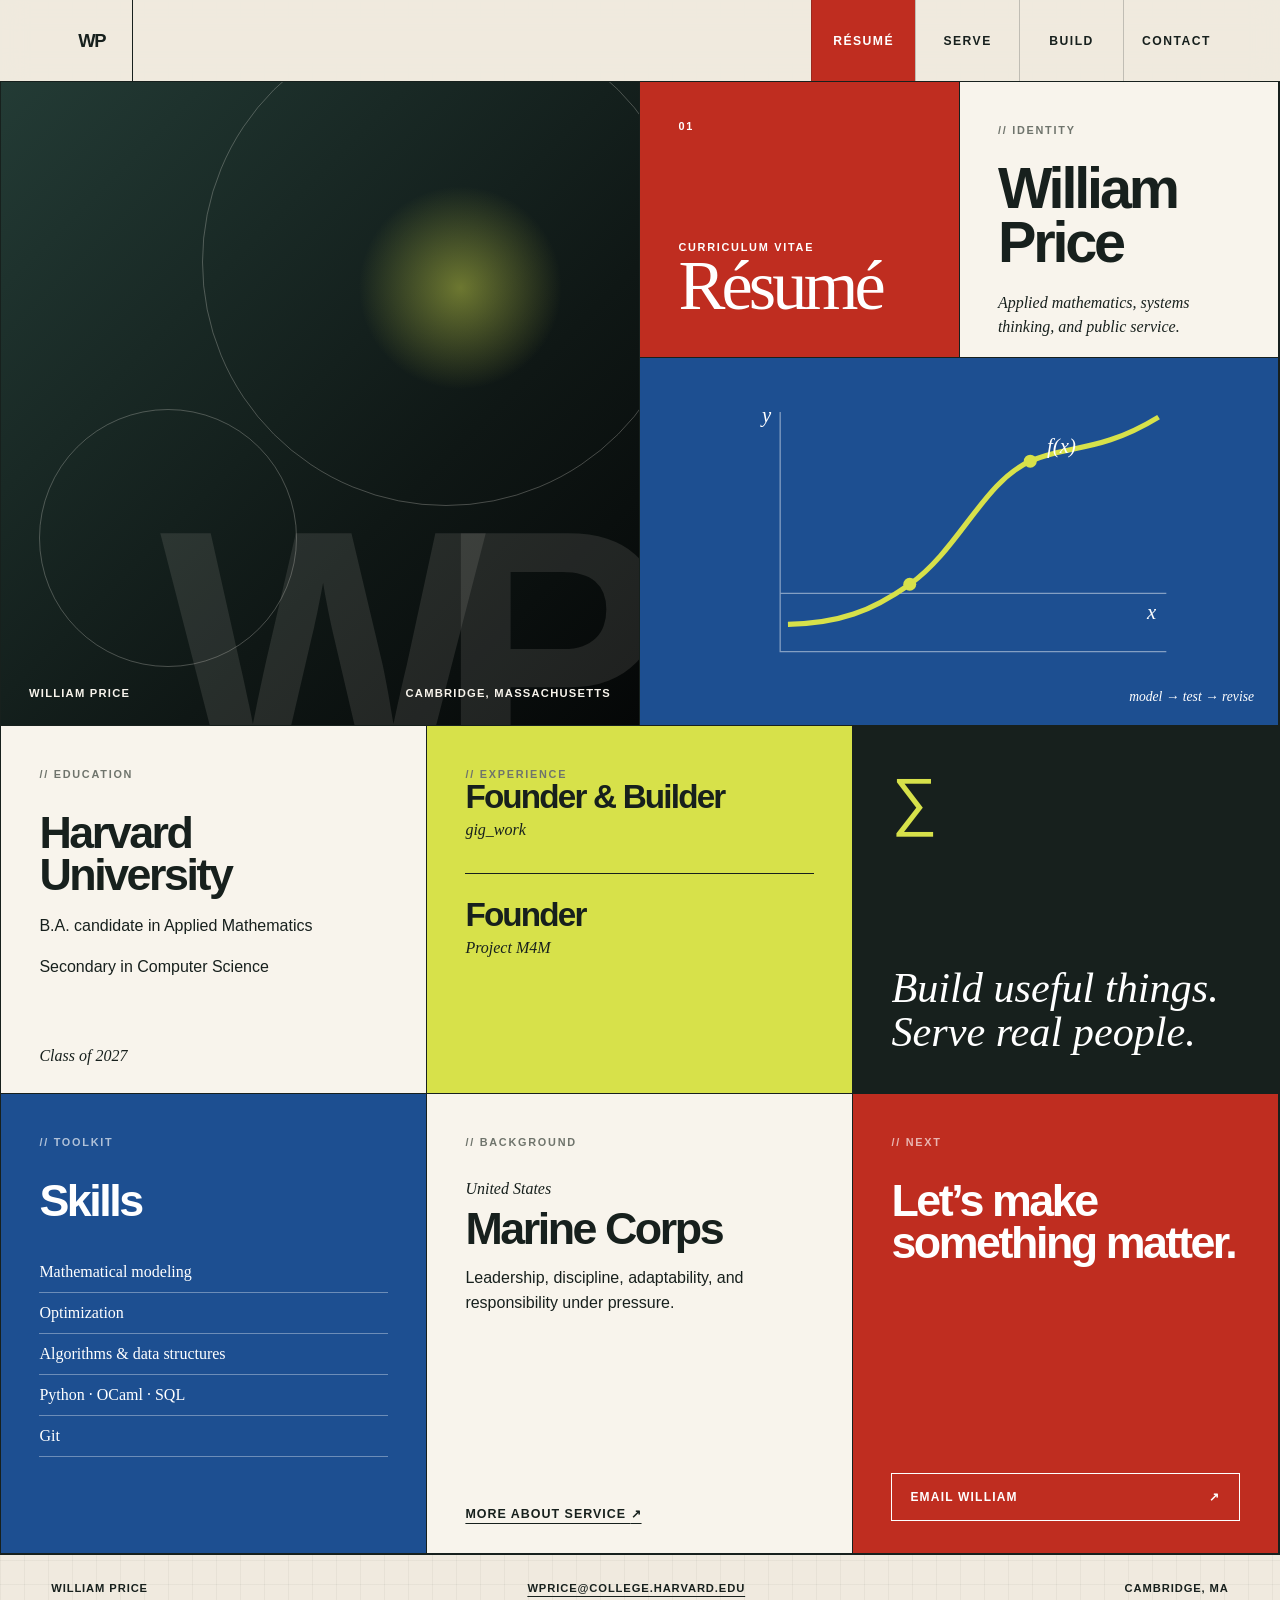
<file: index.html>
<!doctype html>
<html lang="en">
<head>
    <meta charset="utf-8">
    <meta name="viewport" content="width=device-width, initial-scale=1">
    <meta name="description" content="William Price — applied mathematics student, builder, and veteran.">
    <title>Résumé — William Price</title>
    <link rel="stylesheet" href="styles.css">
</head>
<body>
    <header class="site-header">
        <a class="wordmark" href="index.html" aria-label="William Price home">WP</a>
        <nav class="site-nav" aria-label="Primary navigation">
            <a class="active" aria-current="page" href="index.html">Résumé</a>
            <a href="serve.html">Serve</a>
            <a href="build.html">Build</a>
            <a href="contact.html">Contact</a>
        </nav>
    </header>

    <main>
        <section class="mosaic" aria-labelledby="resume-title">
            <article class="tile tile-hero">
                <div class="hero-monogram" aria-hidden="true">WP</div>
                <div class="hero-caption">
                    <span>William Price</span>
                    <span>Cambridge, Massachusetts</span>
                </div>
            </article>

            <article class="tile tile-title">
                <span class="tile-number">01</span>
                <div>
                    <p class="eyebrow">Curriculum vitae</p>
                    <h1 id="resume-title">Résumé</h1>
                </div>
            </article>

            <article class="tile tile-identity">
                <span class="annotation">// identity</span>
                <h2>William<br>Price</h2>
                <p>Applied mathematics, systems thinking, and public service.</p>
            </article>

            <article class="tile tile-math" aria-label="Decorative mathematical graph">
                <svg viewBox="0 0 360 240" role="img" aria-label="A rising mathematical curve on a coordinate plane">
                    <path class="axis" d="M42 20V205H340M42 160H340"/>
                    <path class="curve" d="M48 184C88 183 112 174 142 153C180 126 199 74 235 58C264 45 288 52 334 24"/>
                    <circle cx="142" cy="153" r="5"/>
                    <circle cx="235" cy="58" r="5"/>
                    <text x="248" y="52">f(x)</text>
                    <text x="325" y="180">x</text>
                    <text x="28" y="28">y</text>
                </svg>
                <span class="math-note">model → test → revise</span>
            </article>

            <article class="tile tile-education">
                <span class="annotation">// education</span>
                <h2>Harvard University</h2>
                <p class="detail">B.A. candidate in Applied Mathematics</p>
                <p class="detail">Secondary in Computer Science</p>
                <p class="tile-footer">Class of 2027</p>
            </article>

            <article class="tile tile-experience">
                <span class="annotation">// experience</span>
                <div class="entry">
                    <h2>Founder &amp; Builder</h2>
                    <p>gig_work</p>
                </div>
                <div class="entry">
                    <h2>Founder</h2>
                    <p>Project M4M</p>
                </div>
            </article>

            <article class="tile tile-principle">
                <p class="principle-mark">∑</p>
                <blockquote>Build useful things.<br>Serve real people.</blockquote>
            </article>

            <article class="tile tile-skills">
                <span class="annotation">// toolkit</span>
                <h2>Skills</h2>
                <ul>
                    <li>Mathematical modeling</li>
                    <li>Optimization</li>
                    <li>Algorithms &amp; data structures</li>
                    <li>Python · OCaml · SQL</li>
                    <li>Git</li>
                </ul>
            </article>

            <article class="tile tile-service">
                <span class="annotation">// background</span>
                <p class="service-kicker">United States</p>
                <h2>Marine Corps</h2>
                <p>Leadership, discipline, adaptability, and responsibility under pressure.</p>
                <a class="text-link" href="serve.html">More about service <span aria-hidden="true">↗</span></a>
            </article>

            <article class="tile tile-contact">
                <span class="annotation">// next</span>
                <h2>Let’s make something matter.</h2>
                <a class="button-link" href="mailto:wprice@college.harvard.edu">Email William <span aria-hidden="true">↗</span></a>
            </article>
        </section>
    </main>

    <footer class="site-footer">
        <span>William Price</span>
        <a href="mailto:wprice@college.harvard.edu">wprice@college.harvard.edu</a>
        <span>Cambridge, MA</span>
    </footer>
</body>
</html>
</file>
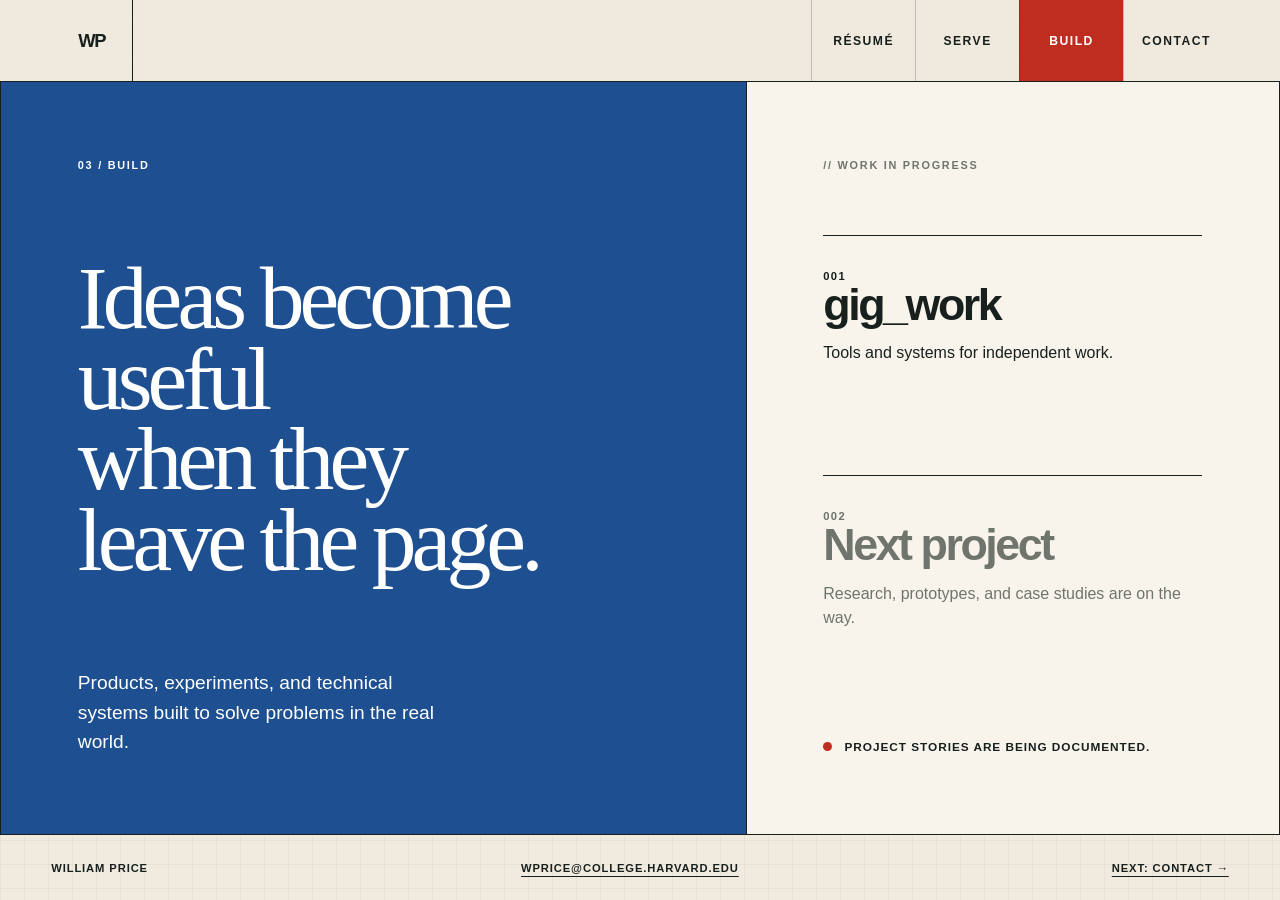
<file: build.html>
<!doctype html>
<html lang="en">
<head>
    <meta charset="utf-8">
    <meta name="viewport" content="width=device-width, initial-scale=1">
    <meta name="description" content="William Price — projects, experiments, and ventures.">
    <title>Build — William Price</title>
    <link rel="stylesheet" href="styles.css">
</head>
<body>
    <header class="site-header">
        <a class="wordmark" href="index.html" aria-label="William Price home">WP</a>
        <nav class="site-nav" aria-label="Primary navigation">
            <a href="index.html">Résumé</a>
            <a href="serve.html">Serve</a>
            <a class="active" aria-current="page" href="build.html">Build</a>
            <a href="contact.html">Contact</a>
        </nav>
    </header>

    <main class="holding-page holding-build">
        <section class="holding-intro">
            <p class="eyebrow">03 / Build</p>
            <h1>Ideas become useful<br>when they leave the page.</h1>
            <p class="holding-copy">Products, experiments, and technical systems built to solve problems in the real world.</p>
        </section>
        <section class="holding-card project-preview">
            <span class="annotation">// work in progress</span>
            <div class="project-label">
                <span>001</span>
                <h2>gig_work</h2>
                <p>Tools and systems for independent work.</p>
            </div>
            <div class="project-label muted-project">
                <span>002</span>
                <h2>Next project</h2>
                <p>Research, prototypes, and case studies are on the way.</p>
            </div>
            <p class="status-line"><span></span> Project stories are being documented.</p>
        </section>
    </main>

    <footer class="site-footer">
        <span>William Price</span>
        <a href="mailto:wprice@college.harvard.edu">wprice@college.harvard.edu</a>
        <a href="contact.html">Next: Contact →</a>
    </footer>
</body>
</html>
</file>
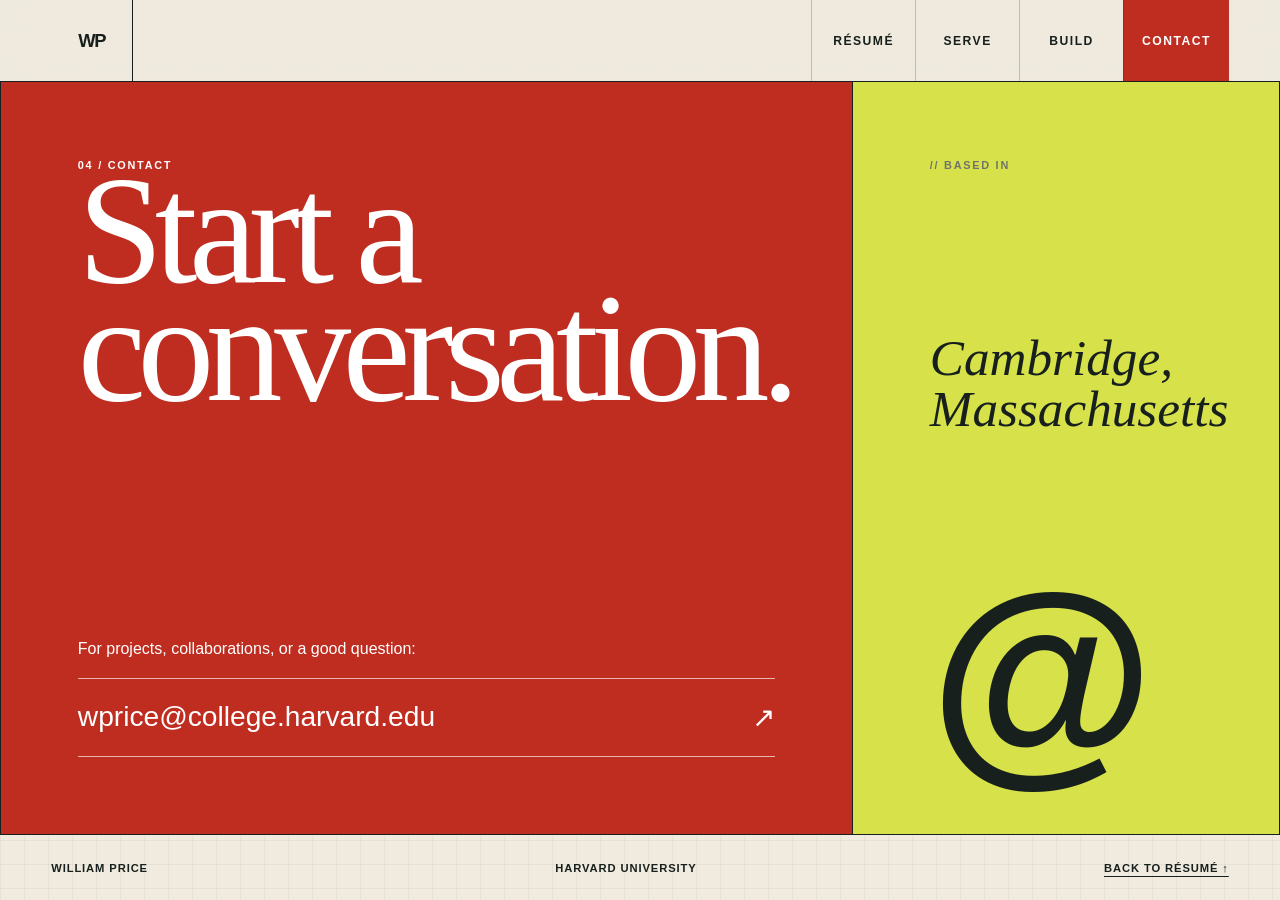
<file: contact.html>
<!doctype html>
<html lang="en">
<head>
    <meta charset="utf-8">
    <meta name="viewport" content="width=device-width, initial-scale=1">
    <meta name="description" content="Contact William Price.">
    <title>Contact — William Price</title>
    <link rel="stylesheet" href="styles.css">
</head>
<body>
    <header class="site-header">
        <a class="wordmark" href="index.html" aria-label="William Price home">WP</a>
        <nav class="site-nav" aria-label="Primary navigation">
            <a href="index.html">Résumé</a>
            <a href="serve.html">Serve</a>
            <a href="build.html">Build</a>
            <a class="active" aria-current="page" href="contact.html">Contact</a>
        </nav>
    </header>

    <main class="contact-page">
        <section class="contact-panel">
            <p class="eyebrow">04 / Contact</p>
            <h1>Start a<br>conversation.</h1>
            <p>For projects, collaborations, or a good question:</p>
            <a class="email-link" href="mailto:wprice@college.harvard.edu">
                wprice@college.harvard.edu <span aria-hidden="true">↗</span>
            </a>
        </section>
        <aside class="contact-aside">
            <span class="annotation">// based in</span>
            <p>Cambridge,<br>Massachusetts</p>
            <div class="contact-mark" aria-hidden="true">@</div>
        </aside>
    </main>

    <footer class="site-footer">
        <span>William Price</span>
        <span>Harvard University</span>
        <a href="index.html">Back to Résumé ↑</a>
    </footer>
</body>
</html>
</file>
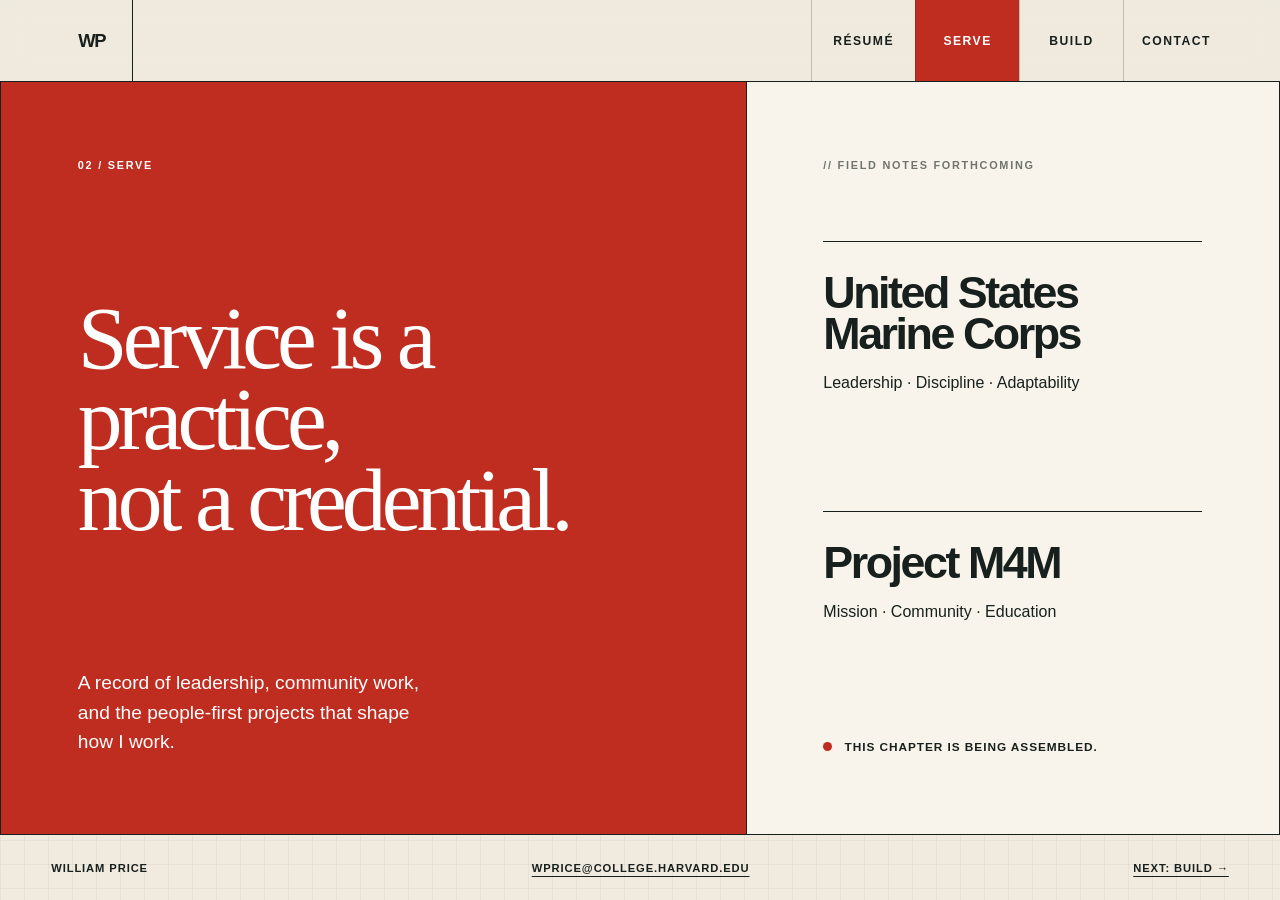
<file: serve.html>
<!doctype html>
<html lang="en">
<head>
    <meta charset="utf-8">
    <meta name="viewport" content="width=device-width, initial-scale=1">
    <meta name="description" content="William Price — service, leadership, and community work.">
    <title>Serve — William Price</title>
    <link rel="stylesheet" href="styles.css">
</head>
<body>
    <header class="site-header">
        <a class="wordmark" href="index.html" aria-label="William Price home">WP</a>
        <nav class="site-nav" aria-label="Primary navigation">
            <a href="index.html">Résumé</a>
            <a class="active" aria-current="page" href="serve.html">Serve</a>
            <a href="build.html">Build</a>
            <a href="contact.html">Contact</a>
        </nav>
    </header>

    <main class="holding-page holding-serve">
        <section class="holding-intro">
            <p class="eyebrow">02 / Serve</p>
            <h1>Service is a practice,<br>not a credential.</h1>
            <p class="holding-copy">A record of leadership, community work, and the people-first projects that shape how I work.</p>
        </section>
        <section class="holding-card">
            <span class="annotation">// field notes forthcoming</span>
            <div>
                <h2>United States Marine Corps</h2>
                <p>Leadership · Discipline · Adaptability</p>
            </div>
            <div>
                <h2>Project M4M</h2>
                <p>Mission · Community · Education</p>
            </div>
            <p class="status-line"><span></span> This chapter is being assembled.</p>
        </section>
    </main>

    <footer class="site-footer">
        <span>William Price</span>
        <a href="mailto:wprice@college.harvard.edu">wprice@college.harvard.edu</a>
        <a href="build.html">Next: Build →</a>
    </footer>
</body>
</html>
</file>
<file: styles.css>
:root {
    --paper: #f0eadf;
    --paper-light: #f8f4ec;
    --ink: #17201d;
    --muted: #6f746c;
    --red: #bf2d20;
    --blue: #1d4f91;
    --acid: #d7e14a;
    --line: rgba(23, 32, 29, 0.22);
    --sans: "Helvetica Neue", Helvetica, Arial, sans-serif;
    --serif: Georgia, "Times New Roman", serif;
}

* { box-sizing: border-box; }

html {
    background: var(--paper);
    color: var(--ink);
    font-family: var(--sans);
    scroll-behavior: smooth;
}

body {
    min-height: 100vh;
    margin: 0;
    background-color: var(--paper);
    background-image:
        linear-gradient(rgba(23, 32, 29, 0.045) 1px, transparent 1px),
        linear-gradient(90deg, rgba(23, 32, 29, 0.045) 1px, transparent 1px);
    background-size: 24px 24px;
}

a { color: inherit; }

.site-header {
    min-height: 82px;
    padding: 0 clamp(20px, 4vw, 64px);
    border-bottom: 1px solid var(--ink);
    background: rgba(240, 234, 223, 0.94);
    display: flex;
    align-items: stretch;
    justify-content: space-between;
    position: sticky;
    top: 0;
    z-index: 20;
    backdrop-filter: blur(12px);
}

.wordmark {
    width: 82px;
    display: grid;
    place-items: center;
    border-right: 1px solid var(--ink);
    font-weight: 900;
    font-size: 1.15rem;
    letter-spacing: -0.08em;
    text-decoration: none;
}

.site-nav {
    display: flex;
    align-items: stretch;
}

.site-nav a {
    min-width: 104px;
    padding: 0 18px;
    display: grid;
    place-items: center;
    border-left: 1px solid var(--line);
    font-size: 0.76rem;
    font-weight: 700;
    letter-spacing: 0.12em;
    text-transform: uppercase;
    text-decoration: none;
    transition: background 160ms ease, color 160ms ease;
}

.site-nav a:hover,
.site-nav a:focus-visible {
    background: var(--ink);
    color: var(--paper-light);
}

.site-nav a.active {
    background: var(--red);
    color: white;
}

.mosaic {
    display: grid;
    grid-template-columns: repeat(12, minmax(0, 1fr));
    grid-auto-rows: 92px;
    max-width: 1600px;
    margin: 0 auto;
    border-left: 1px solid var(--ink);
    border-right: 1px solid var(--ink);
}

.tile {
    min-width: 0;
    padding: clamp(22px, 3vw, 48px);
    border-right: 1px solid var(--ink);
    border-bottom: 1px solid var(--ink);
    position: relative;
    overflow: hidden;
}

.annotation,
.tile-number,
.eyebrow {
    margin: 0;
    font-size: 0.68rem;
    font-weight: 800;
    letter-spacing: 0.16em;
    text-transform: uppercase;
}

.annotation { color: var(--muted); }

.tile h1,
.tile h2,
.holding-page h1,
.holding-page h2,
.contact-page h1 {
    margin: 0;
    line-height: 0.93;
    letter-spacing: -0.055em;
}

.tile-hero {
    grid-column: 1 / 7;
    grid-row: span 7;
    padding: 0;
    color: var(--paper-light);
    background:
        radial-gradient(circle at 72% 32%, rgba(215, 225, 74, 0.46), transparent 16%),
        linear-gradient(135deg, #233b35 0%, #0f1715 64%, #050707 100%);
}

.tile-hero::before,
.tile-hero::after {
    content: "";
    position: absolute;
    border: 1px solid rgba(248, 244, 236, 0.25);
    border-radius: 50%;
}

.tile-hero::before {
    width: 38vw;
    height: 38vw;
    max-width: 600px;
    max-height: 600px;
    right: -8%;
    top: -10%;
}

.tile-hero::after {
    width: 20vw;
    height: 20vw;
    max-width: 320px;
    max-height: 320px;
    left: 6%;
    bottom: 9%;
}

.hero-monogram {
    position: absolute;
    right: 3%;
    bottom: -10%;
    font-size: clamp(13rem, 27vw, 30rem);
    font-weight: 900;
    line-height: 0.8;
    letter-spacing: -0.14em;
    color: rgba(248, 244, 236, 0.1);
}

.hero-caption {
    position: absolute;
    inset: auto 28px 26px 28px;
    display: flex;
    justify-content: space-between;
    gap: 20px;
    font-size: 0.7rem;
    font-weight: 700;
    letter-spacing: 0.11em;
    text-transform: uppercase;
    z-index: 2;
}

.tile-title {
    grid-column: 7 / 10;
    grid-row: span 3;
    background: var(--red);
    color: white;
    display: flex;
    flex-direction: column;
    justify-content: space-between;
}

.tile-title h1 {
    font-family: var(--serif);
    font-size: clamp(3rem, 5.5vw, 6rem);
    font-weight: 400;
}

.tile-identity {
    grid-column: 10 / 13;
    grid-row: span 3;
    background: var(--paper-light);
}

.tile-identity h2 {
    margin-top: 24px;
    font-size: clamp(2.4rem, 4.5vw, 5rem);
}

.tile-identity p {
    max-width: 28ch;
    margin: 22px 0 0;
    font-family: var(--serif);
    font-style: italic;
    line-height: 1.5;
}

.tile-math {
    grid-column: 7 / 13;
    grid-row: span 4;
    padding: 0;
    background: var(--blue);
    color: white;
}

.tile-math svg {
    width: 100%;
    height: 100%;
    padding: 28px;
    overflow: visible;
}

.tile-math .axis,
.tile-math .curve {
    fill: none;
    stroke: currentColor;
}

.tile-math .axis { opacity: 0.45; stroke-width: 1; }
.tile-math .curve { stroke: var(--acid); stroke-width: 4; }
.tile-math circle { fill: var(--acid); }
.tile-math text { fill: currentColor; font: italic 16px Georgia, serif; }

.math-note {
    position: absolute;
    right: 24px;
    bottom: 20px;
    font: italic 0.85rem var(--serif);
}

.tile-education {
    grid-column: 1 / 5;
    grid-row: span 4;
    background: var(--paper-light);
}

.tile-education h2,
.tile-experience h2,
.tile-skills h2,
.tile-service h2,
.tile-contact h2 {
    margin-top: 30px;
    font-size: clamp(2rem, 3.5vw, 4.2rem);
}

.detail { margin: 18px 0 0; line-height: 1.45; }

.tile-footer {
    position: absolute;
    left: clamp(22px, 3vw, 48px);
    bottom: 28px;
    margin: 0;
    font-family: var(--serif);
    font-style: italic;
}

.tile-experience {
    grid-column: 5 / 9;
    grid-row: span 4;
    background: var(--acid);
}

.entry + .entry {
    margin-top: 34px;
    padding-top: 26px;
    border-top: 1px solid var(--ink);
}

.entry h2 { margin-top: 0; font-size: clamp(1.5rem, 2.6vw, 3.2rem); }
.entry p { margin: 8px 0 0; font-family: var(--serif); font-style: italic; }

.tile-principle {
    grid-column: 9 / 13;
    grid-row: span 4;
    background: var(--ink);
    color: white;
    display: flex;
    flex-direction: column;
    justify-content: space-between;
}

.principle-mark { margin: 0; color: var(--acid); font-size: 4rem; }

.tile-principle blockquote {
    margin: 0;
    font: italic clamp(1.8rem, 3.3vw, 4rem)/1.05 var(--serif);
}

.tile-skills {
    grid-column: 1 / 5;
    grid-row: span 5;
    background: var(--blue);
    color: white;
}

.tile-skills .annotation,
.tile-contact .annotation { color: rgba(255, 255, 255, 0.65); }

.tile-skills ul { margin: 30px 0 0; padding: 0; list-style: none; }

.tile-skills li {
    padding: 11px 0;
    border-bottom: 1px solid rgba(255, 255, 255, 0.35);
    font-family: var(--serif);
}

.tile-service {
    grid-column: 5 / 9;
    grid-row: span 5;
    background: var(--paper-light);
}

.service-kicker { margin: 30px 0 -20px; font: italic 1rem var(--serif); }
.tile-service > p:not(.service-kicker) { max-width: 38ch; line-height: 1.55; }

.text-link {
    position: absolute;
    left: clamp(22px, 3vw, 48px);
    bottom: 32px;
    font-size: 0.78rem;
    font-weight: 800;
    letter-spacing: 0.08em;
    text-transform: uppercase;
    text-decoration-thickness: 1px;
    text-underline-offset: 5px;
}

.tile-contact {
    grid-column: 9 / 13;
    grid-row: span 5;
    background: var(--red);
    color: white;
}

.button-link {
    position: absolute;
    left: clamp(22px, 3vw, 48px);
    right: clamp(22px, 3vw, 48px);
    bottom: 32px;
    padding: 16px 18px;
    border: 1px solid white;
    display: flex;
    justify-content: space-between;
    font-size: 0.75rem;
    font-weight: 800;
    letter-spacing: 0.1em;
    text-transform: uppercase;
    text-decoration: none;
}

.button-link:hover,
.button-link:focus-visible { background: white; color: var(--red); }

.holding-page,
.contact-page {
    min-height: calc(100vh - 148px);
    max-width: 1600px;
    margin: 0 auto;
    border-left: 1px solid var(--ink);
    border-right: 1px solid var(--ink);
}

.holding-page { display: grid; grid-template-columns: minmax(0, 7fr) minmax(0, 5fr); }

.holding-intro,
.holding-card,
.contact-panel,
.contact-aside { padding: clamp(36px, 6vw, 100px); }

.holding-intro {
    min-height: 680px;
    border-right: 1px solid var(--ink);
    display: flex;
    flex-direction: column;
    justify-content: space-between;
}

.holding-intro h1 {
    max-width: 11ch;
    font: 400 clamp(3.6rem, 7vw, 8rem)/0.9 var(--serif);
}

.holding-copy {
    max-width: 34ch;
    margin: 0;
    font-size: clamp(1.1rem, 1.5vw, 1.45rem);
    line-height: 1.55;
}

.holding-card {
    background: var(--paper-light);
    display: flex;
    flex-direction: column;
    justify-content: space-between;
}

.holding-card > div { padding: 30px 0; border-top: 1px solid var(--ink); }
.holding-card h2 { margin: 0; font-size: clamp(2rem, 3.5vw, 4rem); }
.holding-card p { line-height: 1.5; }
.holding-serve .holding-intro { background: var(--red); color: white; }
.holding-build .holding-intro { background: var(--blue); color: white; }

.status-line {
    margin: 0;
    font-size: 0.74rem;
    font-weight: 700;
    letter-spacing: 0.08em;
    text-transform: uppercase;
}

.status-line span {
    width: 9px;
    height: 9px;
    margin-right: 8px;
    border-radius: 50%;
    background: var(--red);
    display: inline-block;
    animation: pulse 2s infinite;
}

.project-label > span { font-size: 0.7rem; font-weight: 800; letter-spacing: 0.12em; }
.muted-project { color: var(--muted); }
.contact-page { display: grid; grid-template-columns: minmax(0, 8fr) minmax(0, 4fr); }

.contact-panel {
    min-height: 680px;
    border-right: 1px solid var(--ink);
    background: var(--red);
    color: white;
    display: flex;
    flex-direction: column;
    justify-content: space-between;
}

.contact-panel h1 { font: 400 clamp(5rem, 12vw, 13rem)/0.77 var(--serif); }
.contact-panel > p:not(.eyebrow) { margin: auto 0 20px; }

.email-link {
    padding: 22px 0;
    border-top: 1px solid rgba(255, 255, 255, 0.65);
    border-bottom: 1px solid rgba(255, 255, 255, 0.65);
    display: flex;
    justify-content: space-between;
    font-size: clamp(1rem, 2.2vw, 2rem);
    text-decoration: none;
}

.contact-aside {
    min-width: 0;
    overflow: hidden;
    background: var(--acid);
    display: flex;
    flex-direction: column;
    justify-content: space-between;
}

.contact-aside > p { margin: 0; font: italic clamp(2rem, 4vw, 4.5rem)/1 var(--serif); }

.contact-mark {
    font-size: clamp(8rem, 18vw, 18rem);
    font-weight: 900;
    line-height: 0.7;
    letter-spacing: -0.12em;
}

.site-footer {
    min-height: 66px;
    padding: 18px clamp(20px, 4vw, 64px);
    border-top: 1px solid var(--ink);
    display: flex;
    align-items: center;
    justify-content: space-between;
    gap: 24px;
    font-size: 0.7rem;
    font-weight: 700;
    letter-spacing: 0.08em;
    text-transform: uppercase;
}

.site-footer a { text-underline-offset: 4px; }

@keyframes pulse { 50% { opacity: 0.35; } }

@media (max-width: 900px) {
    .site-header {
        min-height: auto;
        padding: 0;
        position: static;
        flex-direction: column;
    }

    .wordmark {
        width: 100%;
        height: 58px;
        border-right: 0;
        border-bottom: 1px solid var(--ink);
    }

    .site-nav a {
        min-width: 0;
        width: 25%;
        padding: 17px 6px;
        font-size: 0.61rem;
    }

    .mosaic {
        grid-template-columns: repeat(2, minmax(0, 1fr));
        grid-auto-rows: auto;
        border: 0;
    }

    .tile { min-height: 290px; }

    .tile-hero {
        grid-column: 1 / -1;
        grid-row: auto;
        min-height: 72vh;
    }

    .tile-title,
    .tile-identity,
    .tile-math,
    .tile-education,
    .tile-experience,
    .tile-principle,
    .tile-skills,
    .tile-service,
    .tile-contact {
        grid-column: auto;
        grid-row: auto;
    }

    .tile-math,
    .tile-service,
    .tile-contact { grid-column: 1 / -1; }
    .tile-contact { min-height: 360px; }

    .holding-page,
    .contact-page { display: block; border: 0; }

    .holding-intro,
    .contact-panel {
        min-height: 70vh;
        border-right: 0;
        border-bottom: 1px solid var(--ink);
    }

    .holding-card,
    .contact-aside { min-height: 540px; }

    .site-footer { align-items: flex-start; flex-direction: column; }
}

@media (max-width: 560px) {
    .mosaic { display: block; }
    .tile { min-height: 320px; border-right: 0; }
    .tile-title { min-height: 270px; }

    .tile-identity,
    .tile-education,
    .tile-experience,
    .tile-skills,
    .tile-service { min-height: 430px; }

    .hero-caption { align-items: flex-start; flex-direction: column; }

    .holding-intro,
    .holding-card,
    .contact-panel,
    .contact-aside { padding: 36px 24px; }

    .contact-panel h1 { font-size: clamp(3rem, 16vw, 5.5rem); }
    .email-link { gap: 16px; overflow-wrap: anywhere; }
}

@media (prefers-reduced-motion: reduce) {
    * {
        scroll-behavior: auto !important;
        animation: none !important;
        transition: none !important;
    }
}
</file>
